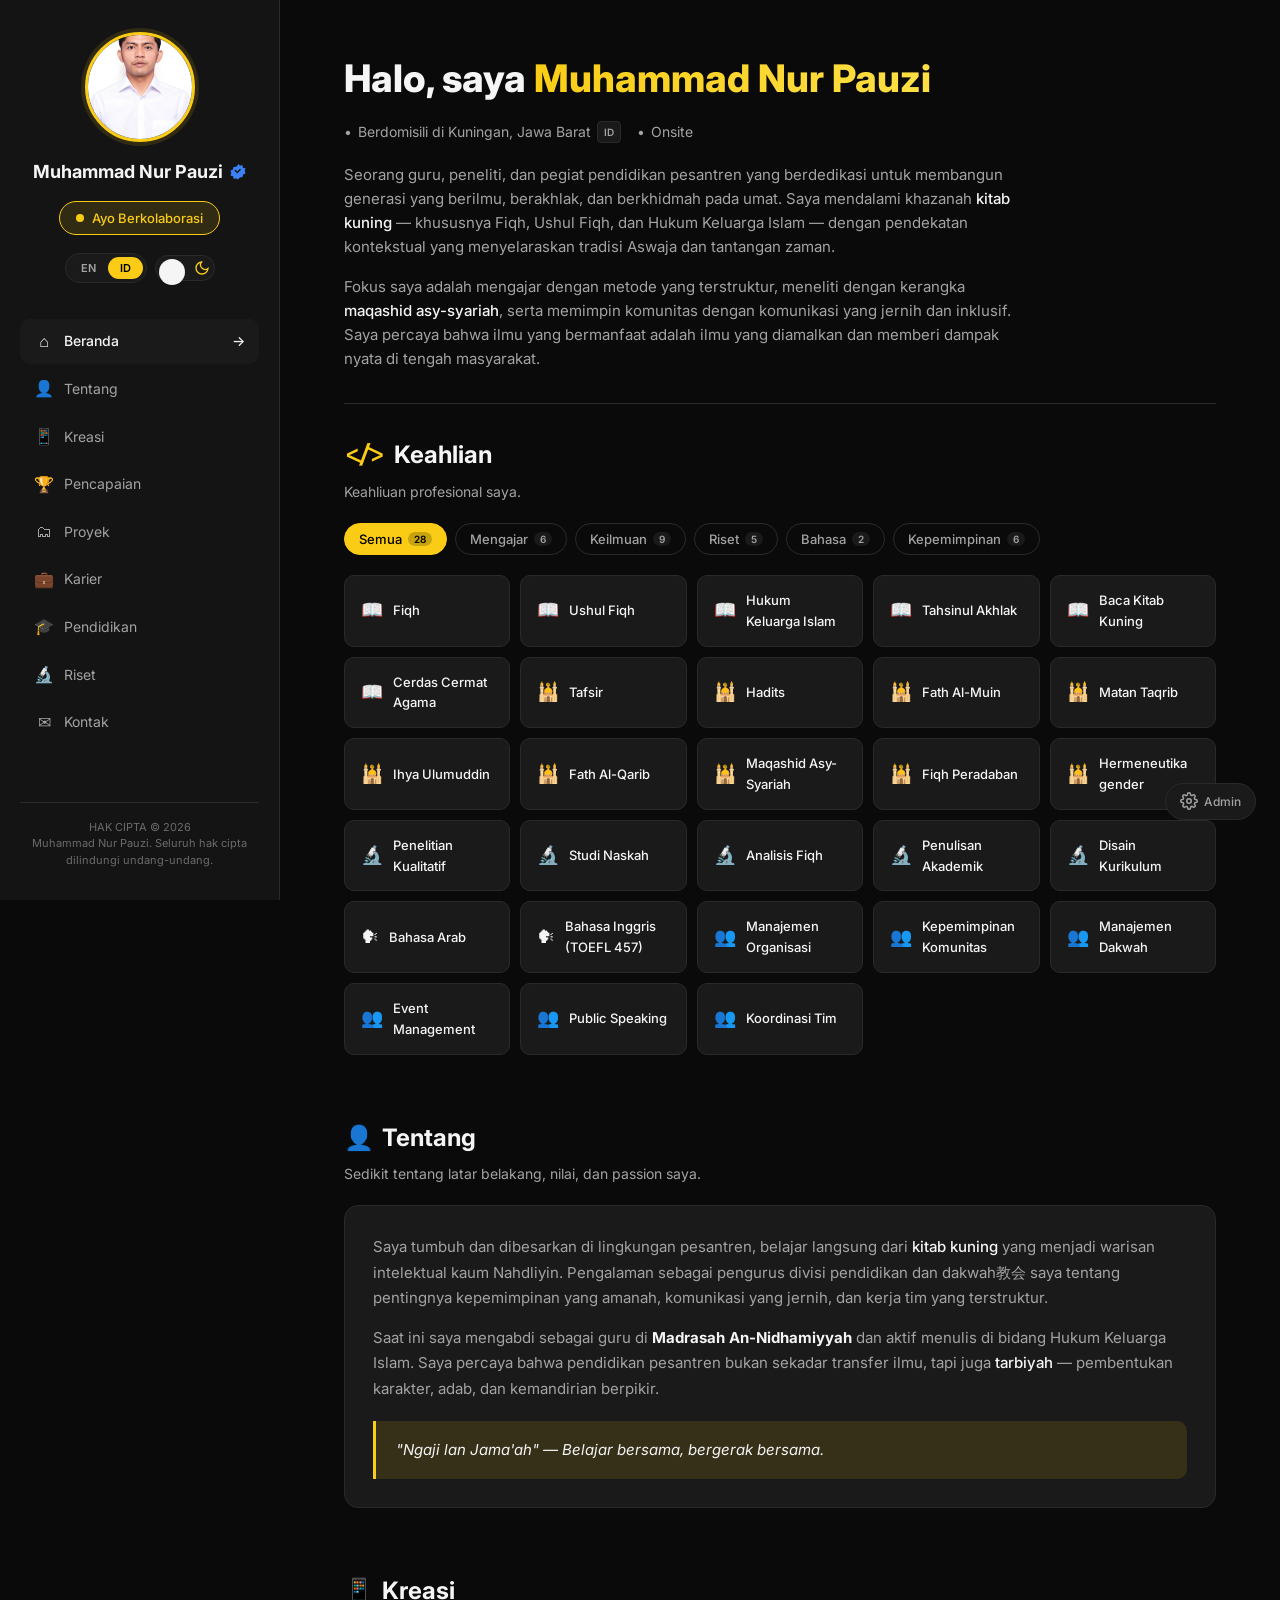
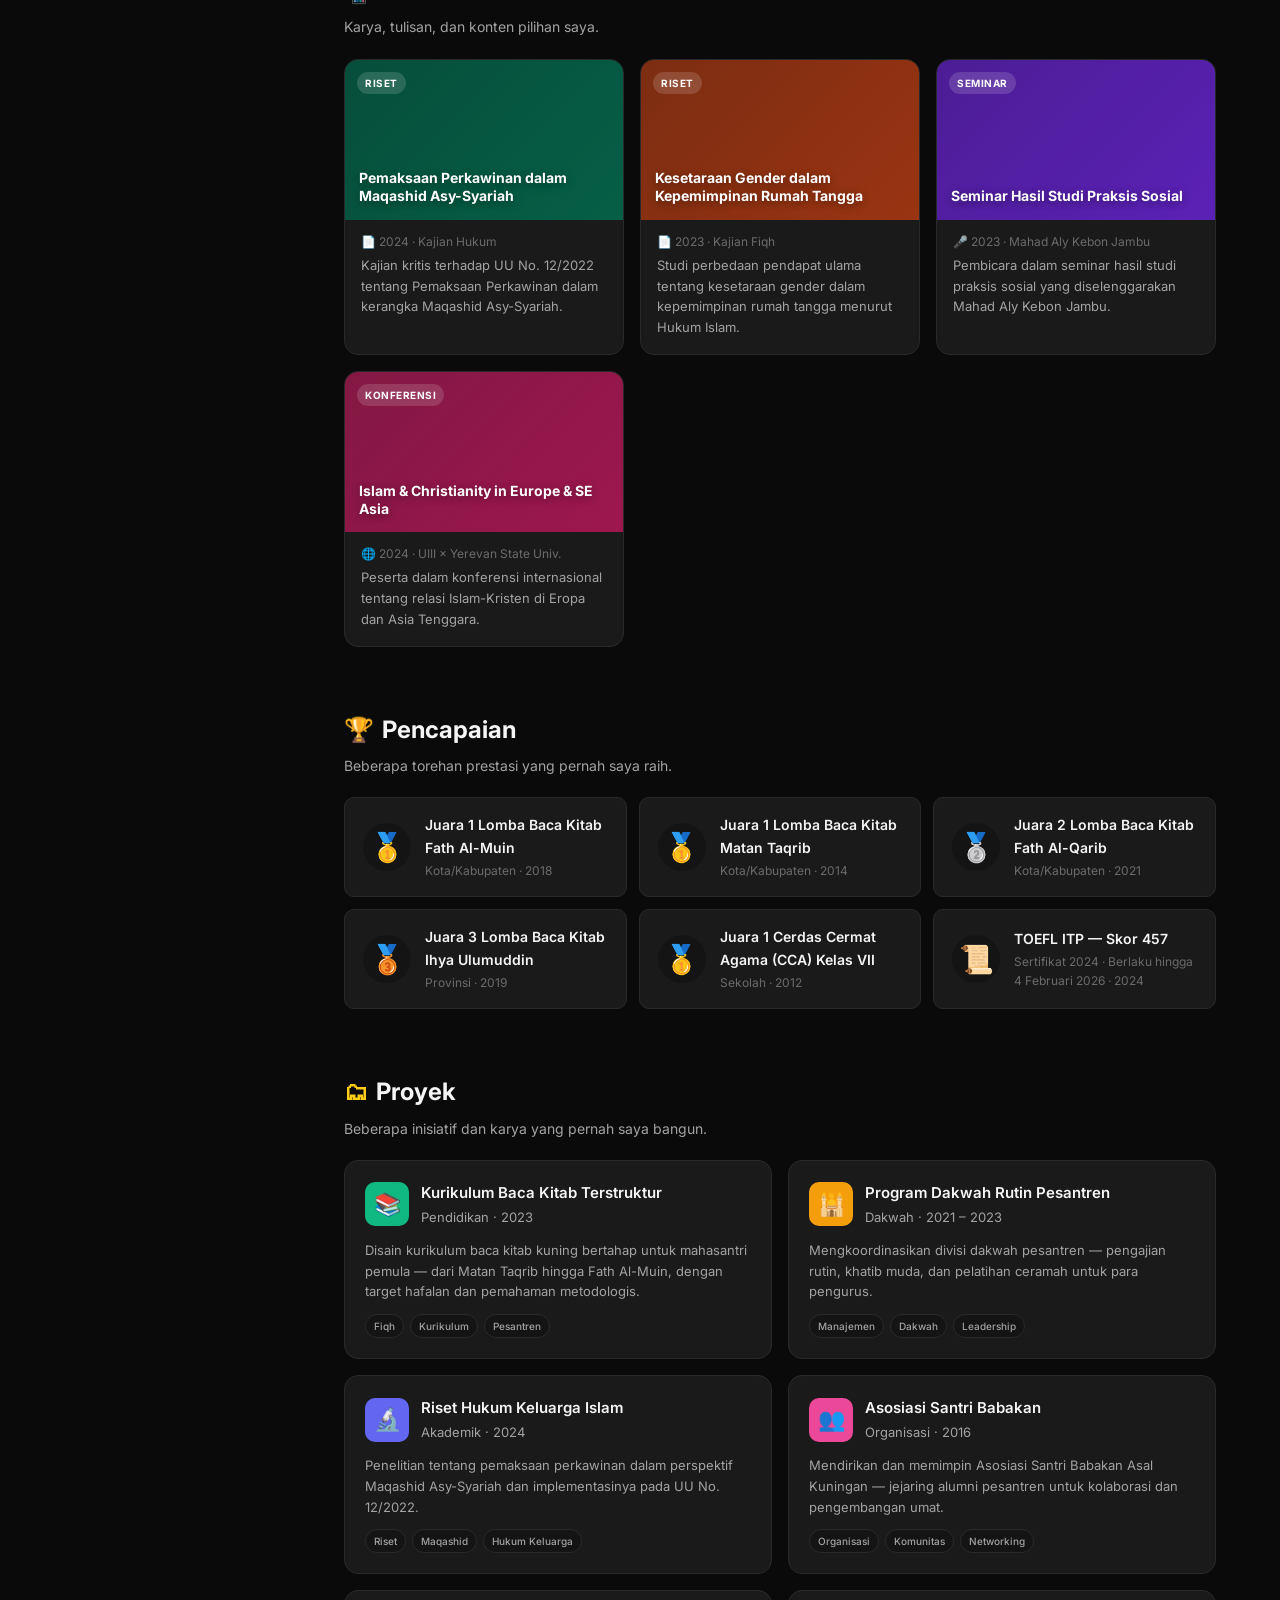
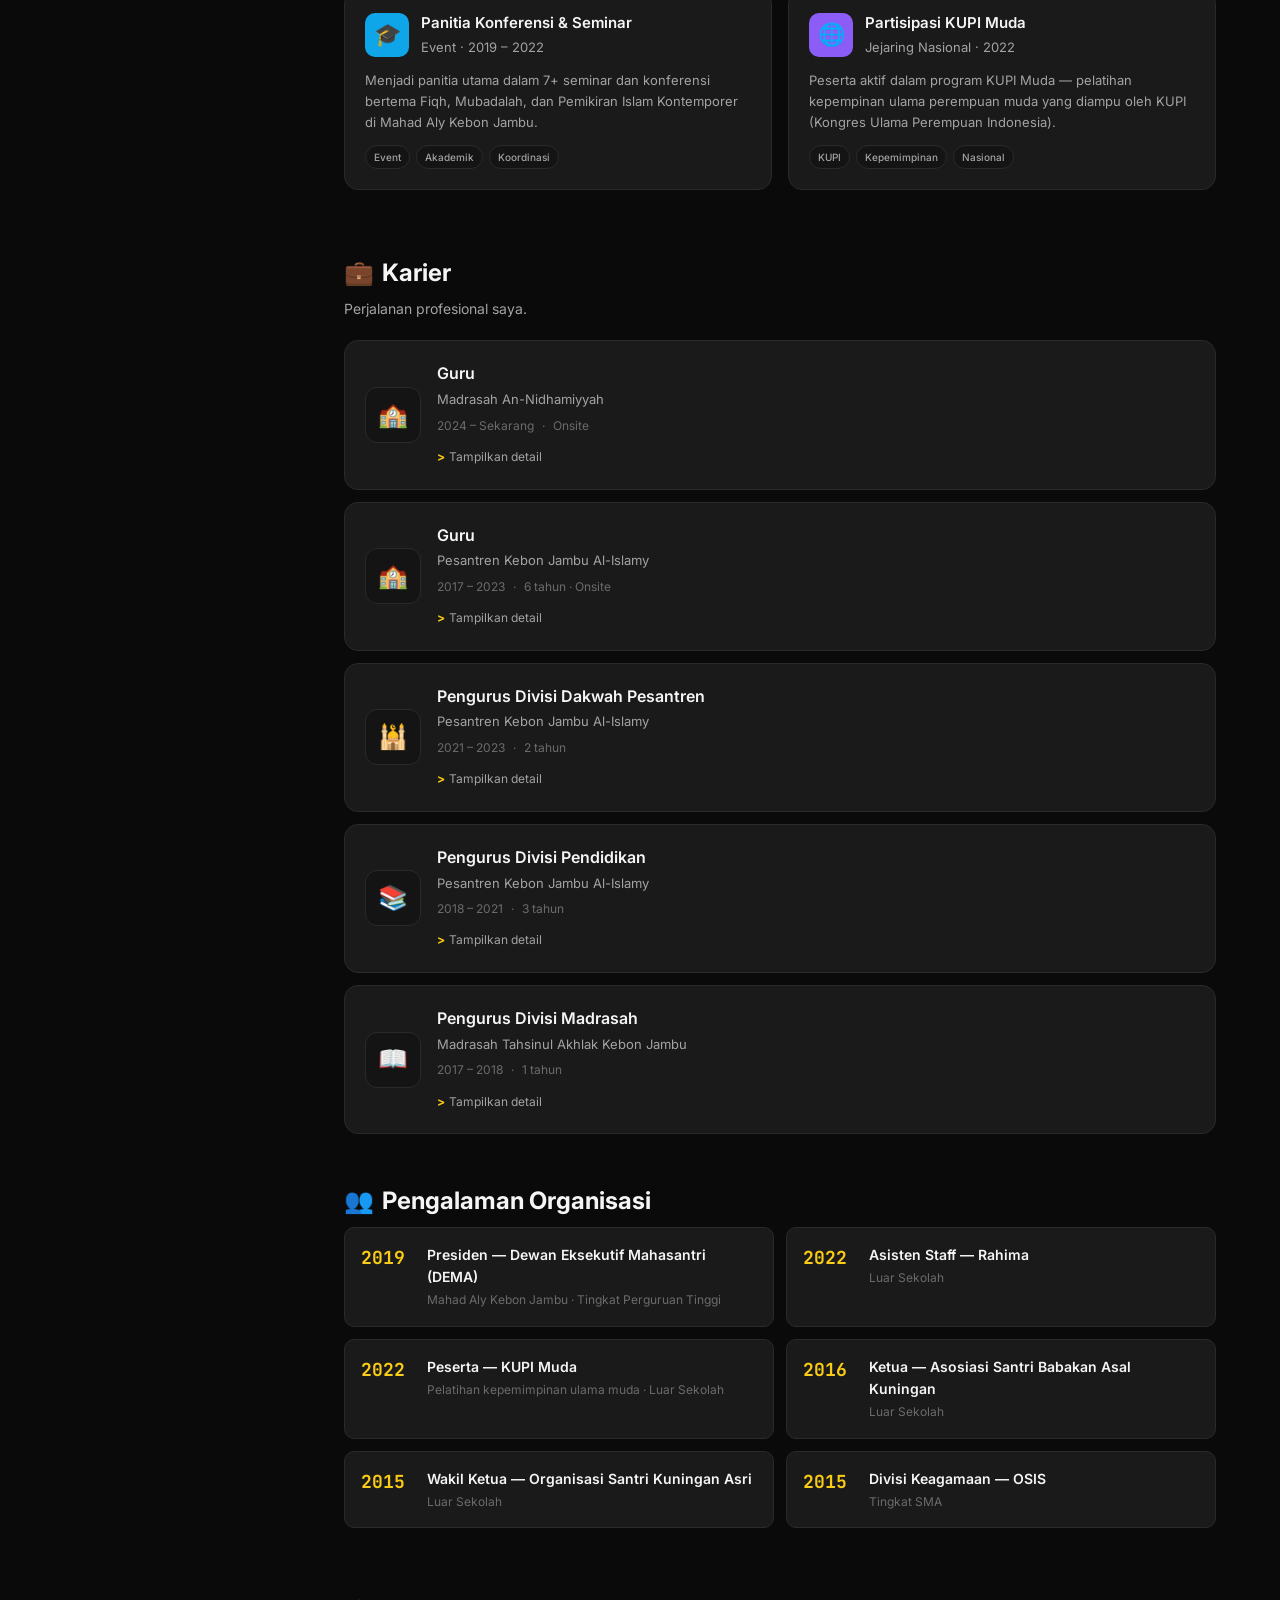
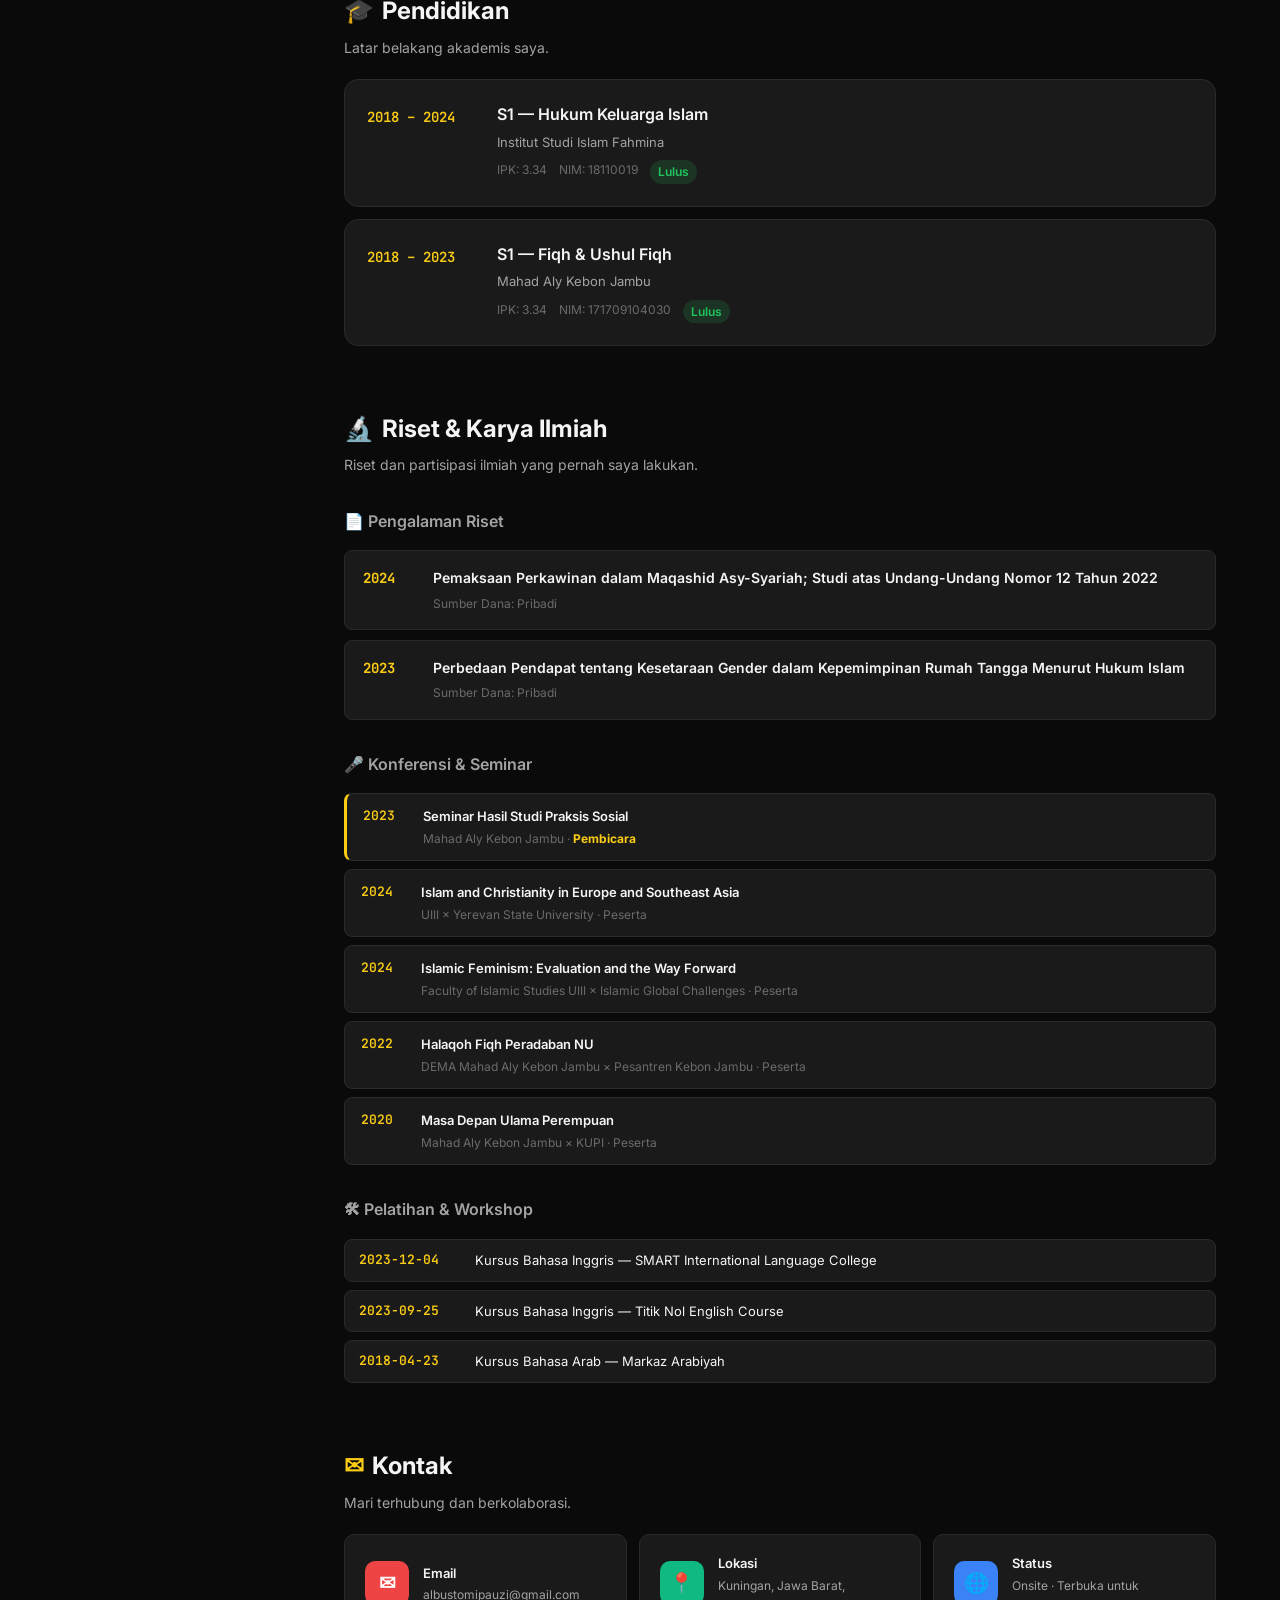
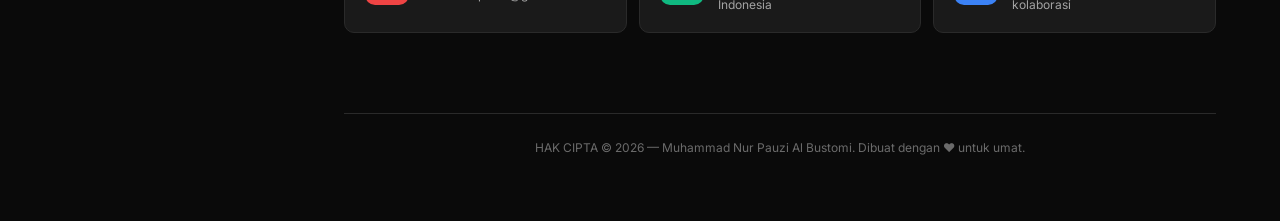
<file: index.html>
<!DOCTYPE html>
<html lang="id" data-theme="dark">
<head>
  <meta charset="UTF-8" />
  <meta name="viewport" content="width=device-width, initial-scale=1.0" />
  <title>Muhammad Nur Pauzi Al Bustomi — Guru &amp; Santri</title>
  <meta name="description" content="Portfolio Muhammad Nur Pauzi Al Bustomi — Guru, peneliti Hukum Keluarga Islam, dan aktivis pendidikan pesantren." />
  <link rel="icon" href="data:image/svg+xml,%3Csvg xmlns='http://www.w3.org/2000/svg' viewBox='0 0 100 100'%3E%3Ctext y='.9em' font-size='90'%3E%F0%9F%8C%BF%3C/text%3E%3C/svg%3E" />
  <link rel="preconnect" href="https://fonts.googleapis.com" />
  <link rel="preconnect" href="https://fonts.gstatic.com" crossorigin />
  <link href="https://fonts.googleapis.com/css2?family=Inter:wght@400;500;600;700;800&family=JetBrains+Mono:wght@400;500&display=swap" rel="stylesheet" />
  <link rel="stylesheet" href="styles.css" />
  <script>
    // Hydrate content from JSON files (Decap CMS source of truth)
    window.__DATA__ = {};
    async function loadJSON(path) {
      const res = await fetch(path);
      return res.json();
    }
    async function hydrate() {
      const [profile, skills, achievements, projects, career, education, research] = await Promise.all([
        loadJSON('data/profile.json'),
        loadJSON('data/skills.json'),
        loadJSON('data/achievements.json'),
        loadJSON('data/projects.json'),
        loadJSON('data/career.json'),
        loadJSON('data/education.json'),
        loadJSON('data/research.json')
      ]);
      window.__DATA__ = { profile, skills, achievements, projects, career, education, research };
      document.dispatchEvent(new Event('data-ready'));
    }
    hydrate();
  </script>
</head>
<body>
  <!-- ============ SIDEBAR ============ -->
  <aside class="sidebar" id="sidebar">
    <div class="profile">
      <div class="avatar">
        <img src="assets/images/profile.jpg" alt="Muhammad Nur Pauzi Al Bustomi" />
      </div>
      <h1 class="profile-name">
        Muhammad Nur Pauzi
        <svg class="verified" viewBox="0 0 24 24" fill="currentColor" aria-label="Verified">
          <path d="M12 1l2.39 2.39L18 3l.61 3.61L22 7l-1 3.39L22 14l-3 1-1 3.61-3.61.61L12 22l-2.39-1.39L6 21l-.61-3.61L2 17l1-3.39L2 10l3-1L6 5.39 9.61 5 12 2.61 12 1zm-1 13l5-5-1.41-1.41L11 11.17l-2.59-2.58L7 10l4 4z"/>
        </svg>
      </h1>
      <button class="cta-collab">
        <span class="dot"></span> Ayo Berkolaborasi
      </button>

      <div class="controls">
        <div class="lang-toggle" role="tablist" aria-label="Language">
          <button class="lang-btn" data-lang="en">EN</button>
          <button class="lang-btn active" data-lang="id">ID</button>
        </div>
        <button class="theme-toggle" id="themeToggle" aria-label="Toggle theme">
          <svg class="icon-sun" viewBox="0 0 24 24" fill="none" stroke="currentColor" stroke-width="2"><circle cx="12" cy="12" r="4"/><path d="M12 2v2M12 20v2M4.93 4.93l1.41 1.41M17.66 17.66l1.41 1.41M2 12h2M20 12h2M4.93 19.07l1.41-1.41M17.66 6.34l1.41-1.41"/></svg>
          <svg class="icon-moon" viewBox="0 0 24 24" fill="none" stroke="currentColor" stroke-width="2"><path d="M21 12.79A9 9 0 1 1 11.21 3 7 7 0 0 0 21 12.79z"/></svg>
        </button>
        <button class="menu-toggle" id="menuToggle" aria-label="Toggle menu">
          <svg viewBox="0 0 24 24" fill="none" stroke="currentColor" stroke-width="2"><rect x="3" y="4" width="18" height="16" rx="2"/><path d="M3 10h18"/></svg>
        </button>
      </div>
    </div>

    <nav class="nav">
      <a href="#beranda" class="nav-item active"><span class="nav-icon">⌂</span> Beranda <span class="nav-arrow">→</span></a>
      <a href="#tentang" class="nav-item"><span class="nav-icon">👤</span> Tentang</a>
      <a href="#kreasi" class="nav-item"><span class="nav-icon">📱</span> Kreasi</a>
      <a href="#pencapaian" class="nav-item"><span class="nav-icon">🏆</span> Pencapaian</a>
      <a href="#proyek" class="nav-item"><span class="nav-icon">🗂</span> Proyek</a>
      <a href="#karier" class="nav-item"><span class="nav-icon">💼</span> Karier</a>
      <a href="#pendidikan" class="nav-item"><span class="nav-icon">🎓</span> Pendidikan</a>
      <a href="#riset" class="nav-item"><span class="nav-icon">🔬</span> Riset</a>
      <a href="#kontak" class="nav-item"><span class="nav-icon">✉</span> Kontak</a>
    </nav>

    <div class="sidebar-footer">
      <div class="copyright">HAK CIPTA © 2026<br/>Muhammad Nur Pauzi. Seluruh hak cipta dilindungi undang-undang.</div>
    </div>
  </aside>

  <!-- ============ MAIN ============ -->
  <main class="main">
    <!-- HERO -->
    <section id="beranda" class="hero">
      <h2 class="hero-title">Halo, saya <span class="hl">Muhammad Nur Pauzi</span></h2>
      <ul class="hero-meta">
        <li><span class="dot">•</span> Berdomisili di Kuningan, Jawa Barat <span class="flag">ID</span></li>
        <li><span class="dot">•</span> Onsite</li>
      </ul>

      <p class="hero-text">
        Seorang guru, peneliti, dan pegiat pendidikan pesantren yang berdedikasi untuk membangun generasi
        yang berilmu, berakhlak, dan berkhidmah pada umat. Saya mendalami khazanah <em>kitab kuning</em>
        — khususnya Fiqh, Ushul Fiqh, dan Hukum Keluarga Islam — dengan pendekatan kontekstual
        yang menyelaraskan tradisi Aswaja dan tantangan zaman.
      </p>
      <p class="hero-text">
        Fokus saya adalah mengajar dengan metode yang terstruktur, meneliti dengan kerangka
        <em>maqashid asy-syariah</em>, serta memimpin komunitas dengan komunikasi yang jernih dan
        inklusif. Saya percaya bahwa ilmu yang bermanfaat adalah ilmu yang diamalkan dan
        memberi dampak nyata di tengah masyarakat.
      </p>

      <hr class="divider" />

      <!-- KEKHUSUSAN / SKILLS -->
      <h3 class="section-title"><span class="section-icon">&lt;/&gt;</span> Keahlian</h3>
      <p class="section-sub">Keahliuan profesional saya.</p>
      <div class="filter-bar" id="skillFilters">
        <button class="chip active" data-filter="all">Semua <span class="count">28</span></button>
        <button class="chip" data-filter="mengajar">Mengajar <span class="count">6</span></button>
        <button class="chip" data-filter="keilmuan">Keilmuan <span class="count">9</span></button>
        <button class="chip" data-filter="riset">Riset <span class="count">5</span></button>
        <button class="chip" data-filter="bahasa">Bahasa <span class="count">2</span></button>
        <button class="chip" data-filter="kepemimpinan">Kepemimpinan <span class="count">6</span></button>
      </div>

      <div class="skills-grid" id="skillsGrid">
        <!-- MENG AJAR -->
        <div class="skill-card" data-cat="mengajar"><span class="skill-icon">📖</span><span>Fiqh</span></div>
        <div class="skill-card" data-cat="mengajar"><span class="skill-icon">📖</span><span>Ushul Fiqh</span></div>
        <div class="skill-card" data-cat="mengajar"><span class="skill-icon">📖</span><span>Hukum Keluarga Islam</span></div>
        <div class="skill-card" data-cat="mengajar"><span class="skill-icon">📖</span><span>Tahsinul Akhlak</span></div>
        <div class="skill-card" data-cat="mengajar"><span class="skill-icon">📖</span><span>Baca Kitab Kuning</span></div>
        <div class="skill-card" data-cat="mengajar"><span class="skill-icon">📖</span><span>Cerdas Cermat Agama</span></div>

        <!-- KEILMUAN -->
        <div class="skill-card" data-cat="keilmuan"><span class="skill-icon">🕌</span><span>Tafsir</span></div>
        <div class="skill-card" data-cat="keilmuan"><span class="skill-icon">🕌</span><span>Hadits</span></div>
        <div class="skill-card" data-cat="keilmuan"><span class="skill-icon">🕌</span><span>Fath Al-Muin</span></div>
        <div class="skill-card" data-cat="keilmuan"><span class="skill-icon">🕌</span><span>Matan Taqrib</span></div>
        <div class="skill-card" data-cat="keilmuan"><span class="skill-icon">🕌</span><span>Ihya Ulumuddin</span></div>
        <div class="skill-card" data-cat="keilmuan"><span class="skill-icon">🕌</span><span>Fath Al-Qarib</span></div>
        <div class="skill-card" data-cat="keilmuan"><span class="skill-icon">🕌</span><span>Maqashid Asy-Syariah</span></div>
        <div class="skill-card" data-cat="keilmuan"><span class="skill-icon">🕌</span><span>Fiqh Peradaban</span></div>
        <div class="skill-card" data-cat="keilmuan"><span class="skill-icon">🕌</span><span>Hermeneutika gender</span></div>

        <!-- RISET -->
        <div class="skill-card" data-cat="riset"><span class="skill-icon">🔬</span><span>Penelitian Kualitatif</span></div>
        <div class="skill-card" data-cat="riset"><span class="skill-icon">🔬</span><span>Studi Naskah</span></div>
        <div class="skill-card" data-cat="riset"><span class="skill-icon">🔬</span><span>Analisis Fiqh</span></div>
        <div class="skill-card" data-cat="riset"><span class="skill-icon">🔬</span><span>Penulisan Akademik</span></div>
        <div class="skill-card" data-cat="riset"><span class="skill-icon">🔬</span><span>Disain Kurikulum</span></div>

        <!-- BAHASA -->
        <div class="skill-card" data-cat="bahasa"><span class="skill-icon">🗣</span><span>Bahasa Arab</span></div>
        <div class="skill-card" data-cat="bahasa"><span class="skill-icon">🗣</span><span>Bahasa Inggris (TOEFL 457)</span></div>

        <!-- KEPEMIMPINAN -->
        <div class="skill-card" data-cat="kepemimpinan"><span class="skill-icon">👥</span><span>Manajemen Organisasi</span></div>
        <div class="skill-card" data-cat="kepemimpinan"><span class="skill-icon">👥</span><span>Kepemimpinan Komunitas</span></div>
        <div class="skill-card" data-cat="kepemimpinan"><span class="skill-icon">👥</span><span>Manajemen Dakwah</span></div>
        <div class="skill-card" data-cat="kepemimpinan"><span class="skill-icon">👥</span><span>Event Management</span></div>
        <div class="skill-card" data-cat="kepemimpinan"><span class="skill-icon">👥</span><span>Public Speaking</span></div>
        <div class="skill-card" data-cat="kepemimpinan"><span class="skill-icon">👥</span><span>Koordinasi Tim</span></div>
      </div>
    </section>

    <!-- TENTANG -->
    <section id="tentang" class="section">
      <h3 class="section-title"><span class="section-icon">👤</span> Tentang</h3>
      <p class="section-sub">Sedikit tentang latar belakang, nilai, dan passion saya.</p>
      <div class="about-card">
        <p>
          Saya tumbuh dan dibesarkan di lingkungan pesantren, belajar langsung dari
          <em>kitab kuning</em> yang menjadi warisan intelektual kaum Nahdliyin. Pengalaman
          sebagai pengurus divisi pendidikan dan dakwah教会 saya tentang pentingnya
          kepemimpinan yang amanah, komunikasi yang jernih, dan kerja tim yang terstruktur.
        </p>
        <p>
          Saat ini saya mengabdi sebagai guru di <strong>Madrasah An-Nidhamiyyah</strong> dan
          aktif menulis di bidang Hukum Keluarga Islam. Saya percaya bahwa pendidikan
          pesantren bukan sekadar transfer ilmu, tapi juga <em>tarbiyah</em> — pembentukan
          karakter, adab, dan kemandirian berpikir.
        </p>
        <blockquote class="quote">
          "Ngaji lan Jama'ah" — Belajar bersama, bergerak bersama.
        </blockquote>
      </div>
    </section>

    <!-- KREASI / KONTEN -->
    <section id="kreasi" class="section">
      <h3 class="section-title"><span class="section-icon">📱</span> Kreasi</h3>
      <p class="section-sub">Karya, tulisan, dan konten pilihan saya.</p>
      <div class="creations">
        <article class="creation-card">
          <div class="creation-cover cover-1">
            <span class="creation-badge">Riset</span>
            <span class="creation-title-overlay">Pemaksaan Perkawinan dalam Maqashid Asy-Syariah</span>
          </div>
          <div class="creation-meta">
            <span>📄 2024 · Kajian Hukum</span>
          </div>
          <p class="creation-desc">Kajian kritis terhadap UU No. 12/2022 tentang Pemaksaan Perkawinan dalam kerangka Maqashid Asy-Syariah.</p>
        </article>
        <article class="creation-card">
          <div class="creation-cover cover-2">
            <span class="creation-badge">Riset</span>
            <span class="creation-title-overlay">Kesetaraan Gender dalam Kepemimpinan Rumah Tangga</span>
          </div>
          <div class="creation-meta">
            <span>📄 2023 · Kajian Fiqh</span>
          </div>
          <p class="creation-desc">Studi perbedaan pendapat ulama tentang kesetaraan gender dalam kepemimpinan rumah tangga menurut Hukum Islam.</p>
        </article>
        <article class="creation-card">
          <div class="creation-cover cover-3">
            <span class="creation-badge">Seminar</span>
            <span class="creation-title-overlay">Seminar Hasil Studi Praksis Sosial</span>
          </div>
          <div class="creation-meta">
            <span>🎤 2023 · Mahad Aly Kebon Jambu</span>
          </div>
          <p class="creation-desc">Pembicara dalam seminar hasil studi praksis sosial yang diselenggarakan Mahad Aly Kebon Jambu.</p>
        </article>
        <article class="creation-card">
          <div class="creation-cover cover-4">
            <span class="creation-badge">Konferensi</span>
            <span class="creation-title-overlay">Islam & Christianity in Europe & SE Asia</span>
          </div>
          <div class="creation-meta">
            <span>🌐 2024 · UIII × Yerevan State Univ.</span>
          </div>
          <p class="creation-desc">Peserta dalam konferensi internasional tentang relasi Islam-Kristen di Eropa dan Asia Tenggara.</p>
        </article>
      </div>
    </section>

    <!-- PRESTASI / PENCAPAIAN -->
    <section id="pencapaian" class="section">
      <h3 class="section-title"><span class="section-icon">🏆</span> Pencapaian</h3>
      <p class="section-sub">Beberapa torehan prestasi yang pernah saya raih.</p>
      <div class="achievement-list">
        <div class="ach-item">
          <div class="ach-medal gold">🥇</div>
          <div class="ach-body">
            <h4>Juara 1 Lomba Baca Kitab Fath Al-Muin</h4>
            <p>Tingkat Kota/Kabupaten · 2018</p>
          </div>
        </div>
        <div class="ach-item">
          <div class="ach-medal gold">🥇</div>
          <div class="ach-body">
            <h4>Juara 1 Lomba Baca Kitab Matan Taqrib</h4>
            <p>Tingkat Kota/Kabupaten · 2014</p>
          </div>
        </div>
        <div class="ach-item">
          <div class="ach-medal silver">🥈</div>
          <div class="ach-body">
            <h4>Juara 2 Lomba Baca Kitab Fath Al-Qarib</h4>
            <p>Tingkat Kota/Kabupaten · 2021</p>
          </div>
        </div>
        <div class="ach-item">
          <div class="ach-medal bronze">🥉</div>
          <div class="ach-body">
            <h4>Juara 3 Lomba Baca Kitab Ihya Ulumuddin</h4>
            <p>Tingkat Provinsi · 2019</p>
          </div>
        </div>
        <div class="ach-item">
          <div class="ach-medal gold">🥇</div>
          <div class="ach-body">
            <h4>Juara 1 Cerdas Cermat Agama (CCA) Kelas VII</h4>
            <p>Tingkat Sekolah · 2012</p>
          </div>
        </div>
        <div class="ach-item">
          <div class="ach-medal cert">📜</div>
          <div class="ach-body">
            <h4>TOEFL ITP — Skor 457</h4>
            <p>Sertifikat 2024 · Berlaku hingga 4 Februari 2026</p>
          </div>
        </div>
      </div>
    </section>

    <!-- PROYEK -->
    <section id="proyek" class="section">
      <h3 class="section-title"><span class="section-icon">🗂</span> Proyek</h3>
      <p class="section-sub">Beberapa inisiatif dan karya yang pernah saya bangun.</p>
      <div class="projects-grid">
        <article class="project-card">
          <div class="project-head">
            <div class="project-icon" style="--c:#10b981">📚</div>
            <div>
              <h4>Kurikulum Baca Kitab Terstruktur</h4>
              <p class="project-tag">Pendidikan · 2023</p>
            </div>
          </div>
          <p>Disain kurikulum baca kitab kuning bertahap untuk mahasantri pemula — dari Matan Taqrib hingga Fath Al-Muin, dengan target hafalan dan pemahaman metodologis.</p>
          <div class="project-tags">
            <span>Fiqh</span><span>Kurikulum</span><span>Pesantren</span>
          </div>
        </article>

        <article class="project-card">
          <div class="project-head">
            <div class="project-icon" style="--c:#f59e0b">🕌</div>
            <div>
              <h4>Program Dakwah Rutin Pesantren</h4>
              <p class="project-tag">Dakwah · 2021 – 2023</p>
            </div>
          </div>
          <p>Mengkoordinasikan divisi dakwah pesantren — pengajian rutin, khatib muda, dan pelatihan ceramah untuk para pengurus.</p>
          <div class="project-tags">
            <span>Manajemen</span><span>Dakwah</span><span>Leadership</span>
          </div>
        </article>

        <article class="project-card">
          <div class="project-head">
            <div class="project-icon" style="--c:#6366f1">🔬</div>
            <div>
              <h4>Riset Hukum Keluarga Islam</h4>
              <p class="project-tag">Akademik · 2024</p>
            </div>
          </div>
          <p>Penelitian tentang pemaksaan perkawinan dalam perspektif Maqashid Asy-Syariah dan implementasinya pada UU No. 12/2022.</p>
          <div class="project-tags">
            <span>Riset</span><span>Maqashid</span><span>Hukum Keluarga</span>
          </div>
        </article>

        <article class="project-card">
          <div class="project-head">
            <div class="project-icon" style="--c:#ec4899">👥</div>
            <div>
              <h4>Asosiasi Santri Babakan</h4>
              <p class="project-tag">Organisasi · 2016</p>
            </div>
          </div>
          <p>Mendirikan dan memimpin Asosiasi Santri Babakan Asal Kuningan — jejaring alumni pesantren untuk kolaborasi dan pengembangan umat.</p>
          <div class="project-tags">
            <span>Organisasi</span><span>Komunitas</span><span>Networking</span>
          </div>
        </article>

        <article class="project-card">
          <div class="project-head">
            <div class="project-icon" style="--c:#0ea5e9">🎓</div>
            <div>
              <h4>Panitia Konferensi &amp; Seminar</h4>
              <p class="project-tag">Event · 2019 – 2022</p>
            </div>
          </div>
          <p>Menjadi panitia utama dalam 7+ seminar dan konferensi bertema Fiqh, Mubadalah, dan Pemikiran Islam Kontemporer di Mahad Aly Kebon Jambu.</p>
          <div class="project-tags">
            <span>Event</span><span>Akademik</span><span>Koordinasi</span>
          </div>
        </article>

        <article class="project-card">
          <div class="project-head">
            <div class="project-icon" style="--c:#8b5cf6">🌐</div>
            <div>
              <h4>Partisipasi KUPI Muda</h4>
              <p class="project-tag">Jejaring Nasional · 2022</p>
            </div>
          </div>
          <p>Peserta aktif dalam program KUPI Muda — pelatihan kepempinan ulama perempuan muda yang diampu oleh KUPI (Kongres Ulama Perempuan Indonesia).</p>
          <div class="project-tags">
            <span>KUPI</span><span>Kepemimpinan</span><span>Nasional</span>
          </div>
        </article>
      </div>
    </section>

    <!-- KARIER -->
    <section id="karier" class="section">
      <h3 class="section-title"><span class="section-icon">💼</span> Karier</h3>
      <p class="section-sub">Perjalanan profesional saya.</p>

      <div class="career-list">
        <article class="career-card">
          <div class="career-logo">🏫</div>
          <div class="career-body">
            <h4>Guru</h4>
            <p class="career-org">Madrasah An-Nidhamiyyah</p>
            <ul class="career-meta">
              <li>2024 – Sekarang</li>
              <li>·</li>
              <li>Onsite</li>
            </ul>
            <button class="career-toggle">Tampilkan detail</button>
          </div>
        </article>

        <article class="career-card">
          <div class="career-logo">🏫</div>
          <div class="career-body">
            <h4>Guru</h4>
            <p class="career-org">Pesantren Kebon Jambu Al-Islamy</p>
            <ul class="career-meta">
              <li>2017 – 2023</li>
              <li>·</li>
              <li>6 tahun</li>
              <li>·</li>
              <li>Onsite</li>
            </ul>
            <button class="career-toggle">Tampilkan detail</button>
          </div>
        </article>

        <article class="career-card">
          <div class="career-logo">🕌</div>
          <div class="career-body">
            <h4>Pengurus Divisi Dakwah Pesantren</h4>
            <p class="career-org">Pesantren Kebon Jambu Al-Islamy</p>
            <ul class="career-meta">
              <li>2021 – 2023</li>
              <li>·</li>
              <li>2 tahun</li>
            </ul>
            <button class="career-toggle">Tampilkan detail</button>
          </div>
        </article>

        <article class="career-card">
          <div class="career-logo">📚</div>
          <div class="career-body">
            <h4>Pengurus Divisi Pendidikan</h4>
            <p class="career-org">Pesantren Kebon Jambu Al-Islamy</p>
            <ul class="career-meta">
              <li>2018 – 2021</li>
              <li>·</li>
              <li>3 tahun</li>
            </ul>
            <button class="career-toggle">Tampilkan detail</button>
          </div>
        </article>

        <article class="career-card">
          <div class="career-logo">📖</div>
          <div class="career-body">
            <h4>Pengurus Divisi Madrasah</h4>
            <p class="career-org">Madrasah Tahsinul Akhlak Kebon Jambu</p>
            <ul class="career-meta">
              <li>2017 – 2018</li>
              <li>·</li>
              <li>1 tahun</li>
            </ul>
            <button class="career-toggle">Tampilkan detail</button>
          </div>
        </article>
      </div>

      <h3 class="section-title sub-section"><span class="section-icon">👥</span> Pengalaman Organisasi</h3>
      <div class="org-list">
        <div class="org-item">
          <div class="org-year">2019</div>
          <div class="org-body">
            <h4>Presiden — Dewan Eksekutif Mahasantri (DEMA)</h4>
            <p>Mahad Aly Kebon Jambu · Tingkat Perguruan Tinggi</p>
          </div>
        </div>
        <div class="org-item">
          <div class="org-year">2022</div>
          <div class="org-body">
            <h4>Asisten Staff — Rahima</h4>
            <p>Luar Sekolah</p>
          </div>
        </div>
        <div class="org-item">
          <div class="org-year">2022</div>
          <div class="org-body">
            <h4>Peserta — KUPI Muda</h4>
            <p>Pelatihan kepemimpinan ulama muda · Luar Sekolah</p>
          </div>
        </div>
        <div class="org-item">
          <div class="org-year">2016</div>
          <div class="org-body">
            <h4>Ketua — Asosiasi Santri Babakan Asal Kuningan</h4>
            <p>Luar Sekolah</p>
          </div>
        </div>
        <div class="org-item">
          <div class="org-year">2015</div>
          <div class="org-body">
            <h4>Wakil Ketua — Organisasi Santri Kuningan Asri</h4>
            <p>Luar Sekolah</p>
          </div>
        </div>
        <div class="org-item">
          <div class="org-year">2015</div>
          <div class="org-body">
            <h4>Divisi Keagamaan — OSIS</h4>
            <p>Tingkat SMA</p>
          </div>
        </div>
      </div>
    </section>

    <!-- PENDIDIKAN -->
    <section id="pendidikan" class="section">
      <h3 class="section-title"><span class="section-icon">🎓</span> Pendidikan</h3>
      <p class="section-sub">Latar belakang akademis saya.</p>
      <div class="edu-list">
        <article class="edu-card">
          <div class="edu-year">2018 – 2024</div>
          <div class="edu-body">
            <h4>S1 — Hukum Keluarga Islam</h4>
            <p>Institut Studi Islam Fahmina</p>
            <ul class="edu-meta">
              <li>IPK: 3.34</li>
              <li>NIM: 18110019</li>
              <li class="status lulus">Lulus</li>
            </ul>
          </div>
        </article>
        <article class="edu-card">
          <div class="edu-year">2018 – 2023</div>
          <div class="edu-body">
            <h4>S1 — Fiqh &amp; Ushul Fiqh</h4>
            <p>Mahad Aly Kebon Jambu</p>
            <ul class="edu-meta">
              <li>IPK: 3.34</li>
              <li>NIM: 171709104030</li>
              <li class="status lulus">Lulus</li>
            </ul>
          </div>
        </article>
      </div>
    </section>

    <!-- RISET & KARYA ILMIAH -->
    <section id="riset" class="section">
      <h3 class="section-title"><span class="section-icon">🔬</span> Riset &amp; Karya Ilmiah</h3>
      <p class="section-sub">Riset dan partisipasi ilmiah yang pernah saya lakukan.</p>

      <h4 class="sub-head">📄 Pengalaman Riset</h4>
      <div class="research-list">
        <div class="research-item">
          <div class="research-year">2024</div>
          <div class="research-body">
            <h4>Pemaksaan Perkawinan dalam Maqashid Asy-Syariah; Studi atas Undang-Undang Nomor 12 Tahun 2022</h4>
            <p>Sumber Dana: Pribadi</p>
          </div>
        </div>
        <div class="research-item">
          <div class="research-year">2023</div>
          <div class="research-body">
            <h4>Perbedaan Pendapat tentang Kesetaraan Gender dalam Kepemimpinan Rumah Tangga Menurut Hukum Islam</h4>
            <p>Sumber Dana: Pribadi</p>
          </div>
        </div>
      </div>

      <h4 class="sub-head">🎤 Konferensi &amp; Seminar</h4>
      <div class="conf-list">
        <div class="conf-item speaker">
          <div class="conf-year">2023</div>
          <div class="conf-body">
            <h4>Seminar Hasil Studi Praksis Sosial</h4>
            <p>Mahad Aly Kebon Jambu · <strong>Pembicara</strong></p>
          </div>
        </div>
        <div class="conf-item">
          <div class="conf-year">2024</div>
          <div class="conf-body">
            <h4>Islam and Christianity in Europe and Southeast Asia</h4>
            <p>UIII × Yerevan State University · Peserta</p>
          </div>
        </div>
        <div class="conf-item">
          <div class="conf-year">2024</div>
          <div class="conf-body">
            <h4>Islamic Feminism: Evaluation and the Way Forward</h4>
            <p>Faculty of Islamic Studies UIII × Islamic Global Challenges · Peserta</p>
          </div>
        </div>
        <div class="conf-item">
          <div class="conf-year">2022</div>
          <div class="conf-body">
            <h4>Halaqoh Fiqh Peradaban NU</h4>
            <p>DEMA Mahad Aly Kebon Jambu × Pesantren Kebon Jambu · Peserta</p>
          </div>
        </div>
        <div class="conf-item">
          <div class="conf-year">2020</div>
          <div class="conf-body">
            <h4>Masa Depan Ulama Perempuan</h4>
            <p>Mahad Aly Kebon Jambu × KUPI · Peserta</p>
          </div>
        </div>
      </div>

      <h4 class="sub-head">🛠 Pelatihan &amp; Workshop</h4>
      <div class="training-list">
        <div class="training-item">
          <span>2023-12-04</span>
          <span>Kursus Bahasa Inggris — SMART International Language College</span>
        </div>
        <div class="training-item">
          <span>2023-09-25</span>
          <span>Kursus Bahasa Inggris — Titik Nol English Course</span>
        </div>
        <div class="training-item">
          <span>2018-04-23</span>
          <span>Kursus Bahasa Arab — Markaz Arabiyah</span>
        </div>
      </div>
    </section>

    <!-- KONTAK -->
    <section id="kontak" class="section">
      <h3 class="section-title"><span class="section-icon">✉</span> Kontak</h3>
      <p class="section-sub">Mari terhubung dan berkolaborasi.</p>
      <div class="contact-grid">
        <a class="contact-card" href="mailto:albustomipauzi@gmail.com">
          <div class="contact-icon" style="--c:#ef4444">✉</div>
          <div>
            <h4>Email</h4>
            <p>albustomipauzi@gmail.com</p>
          </div>
        </a>
        <div class="contact-card">
          <div class="contact-icon" style="--c:#10b981">📍</div>
          <div>
            <h4>Lokasi</h4>
            <p>Kuningan, Jawa Barat, Indonesia</p>
          </div>
        </div>
        <div class="contact-card">
          <div class="contact-icon" style="--c:#3b82f6">🌐</div>
          <div>
            <h4>Status</h4>
            <p>Onsite · Terbuka untuk kolaborasi</p>
          </div>
        </div>
      </div>
    </section>

    <footer class="footer">
      <p>HAK CIPTA © 2026 — Muhammad Nur Pauzi Al Bustomi. Dibuat dengan ❤ untuk umat.</p>
    </footer>
  </main>

  <button class="back-to-top" id="backToTop" aria-label="Back to top">↑</button>

  <a class="admin-link" href="admin/" target="_blank" rel="noopener" title="Buka Dashboard Admin">
    <svg viewBox="0 0 24 24" fill="none" stroke="currentColor" stroke-width="2" width="18" height="18"><path d="M12 15a3 3 0 100-6 3 3 0 000 6z"/><path d="M19.4 15a1.65 1.65 0 00.33 1.82l.06.06a2 2 0 01-2.83 2.83l-.06-.06a1.65 1.65 0 00-1.82-.33 1.65 1.65 0 00-1 1.51V21a2 2 0 01-4 0v-.09a1.65 1.65 0 00-1-1.51 1.65 1.65 0 00-1.82.33l-.06.06a2 2 0 01-2.83-2.83l.06-.06a1.65 1.65 0 00.33-1.82 1.65 1.65 0 00-1.51-1H3a2 2 0 010-4h.09a1.65 1.65 0 001.51-1 1.65 1.65 0 00-.33-1.82l-.06-.06a2 2 0 012.83-2.83l.06.06a1.65 1.65 0 001.82.33h.01a1.65 1.65 0 001-1.51V3a2 2 0 014 0v.09a1.65 1.65 0 001 1.51 1.65 1.65 0 001.82-.33l.06-.06a2 2 0 012.83 2.83l-.06.06a1.65 1.65 0 00-.33 1.82V9a1.65 1.65 0 001.51 1H21a2 2 0 010 4h-.09a1.65 1.65 0 00-1.51 1z"/></svg>
    <span>Admin</span>
  </a>

  <script src="script.js"></script>
</body>
</html>
</file>
<file: styles.css>
/* =========================================================
   PORTFOLIO — Muhammad Nur Pauzi Al Bustomi
   Style: Dark, sidebar-left, glassy cards, accent yellow
   ========================================================= */

* { box-sizing: border-box; margin: 0; padding: 0; }

:root {
  --bg: #0a0a0a;
  --bg-elev: #141414;
  --bg-card: #1a1a1a;
  --border: #2a2a2a;
  --text: #f5f5f5;
  --text-dim: #a3a3a3;
  --text-mute: #6b6b6b;
  --accent: #facc15;        /* yellow like Satria */
  --accent-soft: rgba(250, 204, 21, 0.12);
  --accent-strong: #eab308;
  --green: #22c55e;
  --sidebar-w: 280px;
  --radius: 14px;
  --shadow: 0 4px 30px rgba(0, 0, 0, 0.3);
  --transition: 200ms cubic-bezier(.2,.7,.3,1);
}

[data-theme="light"] {
  --bg: #fafafa;
  --bg-elev: #ffffff;
  --bg-card: #ffffff;
  --border: #e5e5e5;
  --text: #0a0a0a;
  --text-dim: #525252;
  --text-mute: #a3a3a3;
  --shadow: 0 4px 30px rgba(0, 0, 0, 0.06);
}

html, body {
  background: var(--bg);
  color: var(--text);
  font-family: 'Inter', -apple-system, BlinkMacSystemFont, sans-serif;
  line-height: 1.6;
  -webkit-font-smoothing: antialiased;
  scroll-behavior: smooth;
  transition: background var(--transition), color var(--transition);
}

a { color: inherit; text-decoration: none; }
button { font-family: inherit; cursor: pointer; border: none; background: none; color: inherit; }
ul { list-style: none; }

/* ============== SIDEBAR ============== */
.sidebar {
  position: fixed;
  top: 0; left: 0;
  width: var(--sidebar-w);
  height: 100vh;
  background: var(--bg-elev);
  border-right: 1px solid var(--border);
  padding: 32px 20px;
  display: flex;
  flex-direction: column;
  gap: 20px;
  overflow-y: auto;
  z-index: 100;
  transition: transform var(--transition), background var(--transition);
}

.sidebar::-webkit-scrollbar { width: 6px; }
.sidebar::-webkit-scrollbar-thumb { background: var(--border); border-radius: 3px; }

.profile { text-align: center; }
.avatar {
  width: 110px; height: 110px;
  border-radius: 50%;
  margin: 0 auto 16px;
  overflow: hidden;
  border: 3px solid var(--accent);
  box-shadow: 0 0 0 4px var(--accent-soft);
}
.avatar img { width: 100%; height: 100%; object-fit: cover; }

.profile-name {
  font-size: 18px;
  font-weight: 700;
  display: flex;
  align-items: center;
  justify-content: center;
  gap: 6px;
  margin-bottom: 14px;
}
.verified { width: 18px; height: 18px; color: #3b82f6; }

.cta-collab {
  display: inline-flex;
  align-items: center;
  gap: 8px;
  padding: 8px 16px;
  border-radius: 999px;
  background: var(--accent-soft);
  border: 1px solid var(--accent);
  color: var(--accent);
  font-size: 13px;
  font-weight: 500;
  margin-bottom: 18px;
  transition: all var(--transition);
}
.cta-collab:hover { background: var(--accent); color: #000; }
.cta-collab .dot {
  width: 8px; height: 8px; border-radius: 50%;
  background: var(--accent);
  animation: pulse 2s infinite;
}
@keyframes pulse {
  0%, 100% { opacity: 1; transform: scale(1); }
  50% { opacity: 0.5; transform: scale(0.8); }
}

.controls {
  display: flex;
  align-items: center;
  justify-content: center;
  gap: 8px;
  margin-bottom: 8px;
}
.lang-toggle {
  display: flex;
  background: var(--bg-card);
  border: 1px solid var(--border);
  border-radius: 999px;
  padding: 3px;
  position: relative;
}
.lang-btn {
  padding: 4px 12px;
  border-radius: 999px;
  font-size: 11px;
  font-weight: 600;
  color: var(--text-dim);
  transition: all var(--transition);
}
.lang-btn.active { background: var(--accent); color: #000; }

.theme-toggle {
  display: flex;
  background: var(--bg-card);
  border: 1px solid var(--border);
  border-radius: 999px;
  padding: 4px;
  width: 60px;
  position: relative;
  align-items: center;
  justify-content: space-between;
}
.theme-toggle svg { width: 16px; height: 16px; color: var(--text-dim); }
.theme-toggle::after {
  content: '';
  position: absolute;
  width: 26px; height: 26px;
  border-radius: 50%;
  background: var(--text);
  top: 3px; left: 3px;
  transition: transform var(--transition);
}
[data-theme="light"] .theme-toggle::after { transform: translateX(28px); }
[data-theme="light"] .icon-sun { color: #facc15; }
[data-theme="dark"] .icon-moon { color: var(--accent); }

.menu-toggle {
  display: none;
  background: var(--bg-card);
  border: 1px solid var(--border);
  border-radius: 50%;
  width: 36px; height: 36px;
  align-items: center;
  justify-content: center;
}
.menu-toggle svg { width: 18px; height: 18px; }

.nav { display: flex; flex-direction: column; gap: 2px; margin-top: 8px; }
.nav-item {
  display: flex;
  align-items: center;
  gap: 10px;
  padding: 10px 14px;
  border-radius: 10px;
  font-size: 14px;
  color: var(--text-dim);
  transition: all var(--transition);
}
.nav-item:hover { background: var(--bg-card); color: var(--text); }
.nav-item.active {
  background: var(--bg-card);
  color: var(--text);
  font-weight: 500;
}
.nav-item.active .nav-arrow { opacity: 1; transform: translateX(0); }
.nav-icon { font-size: 16px; width: 20px; text-align: center; }
.nav-arrow { margin-left: auto; opacity: 0; transform: translateX(-4px); transition: all var(--transition); }
.nav-item:hover .nav-arrow { opacity: 0.5; transform: translateX(0); }

.sidebar-footer { margin-top: auto; padding-top: 16px; border-top: 1px solid var(--border); }
.copyright { font-size: 11px; color: var(--text-mute); text-align: center; line-height: 1.5; }

/* ============== MAIN ============== */
.main {
  margin-left: var(--sidebar-w);
  padding: 48px 64px 64px;
  min-height: 100vh;
  max-width: 1100px;
}

.section { margin-top: 64px; scroll-margin-top: 24px; }

.section-title {
  font-size: 24px;
  font-weight: 700;
  display: flex;
  align-items: center;
  gap: 8px;
  margin-bottom: 6px;
}
.section-title.sub-section { margin-top: 48px; }
.section-icon { color: var(--accent); font-family: 'JetBrains Mono', monospace; }
.sub-head {
  font-size: 16px;
  font-weight: 600;
  margin: 32px 0 16px;
  color: var(--text-dim);
}
.section-sub { color: var(--text-dim); font-size: 14px; margin-bottom: 20px; }

.divider {
  border: none;
  border-top: 1px solid var(--border);
  margin: 32px 0;
}

/* ============== HERO ============== */
.hero-title { font-size: 38px; font-weight: 800; margin-bottom: 12px; }
.hero-title .hl { background: linear-gradient(120deg, var(--accent), #fde047); -webkit-background-clip: text; background-clip: text; color: transparent; }
.hero-meta {
  display: flex;
  flex-wrap: wrap;
  gap: 16px;
  color: var(--text-dim);
  font-size: 14px;
  margin-bottom: 20px;
}
.hero-meta li { display: flex; align-items: center; gap: 6px; }
.hero-meta .flag {
  display: inline-block;
  font-size: 10px;
  padding: 2px 6px;
  border-radius: 4px;
  background: var(--bg-card);
  color: var(--text-dim);
  border: 1px solid var(--border);
  font-weight: 600;
}
.hero-text {
  font-size: 15px;
  color: var(--text-dim);
  margin-bottom: 16px;
  max-width: 75ch;
}
.hero-text em { color: var(--text); font-style: normal; font-weight: 500; }

/* ============== SKILLS ============== */
.filter-bar {
  display: flex;
  flex-wrap: wrap;
  gap: 8px;
  margin: 20px 0;
}
.chip {
  display: inline-flex;
  align-items: center;
  gap: 6px;
  padding: 7px 14px;
  border-radius: 999px;
  background: transparent;
  border: 1px solid var(--border);
  color: var(--text-dim);
  font-size: 13px;
  font-weight: 500;
  transition: all var(--transition);
}
.chip:hover { color: var(--text); border-color: var(--text-dim); }
.chip.active { background: var(--accent); color: #000; border-color: var(--accent); }
.chip .count {
  display: inline-block;
  font-size: 10px;
  padding: 1px 6px;
  border-radius: 999px;
  background: rgba(0,0,0,0.2);
  font-weight: 600;
}
.chip:not(.active) .count { background: var(--bg-card); }

.skills-grid {
  display: grid;
  grid-template-columns: repeat(auto-fill, minmax(150px, 1fr));
  gap: 10px;
  margin-top: 16px;
}
.skill-card {
  display: flex;
  align-items: center;
  gap: 10px;
  padding: 14px 16px;
  background: var(--bg-card);
  border: 1px solid var(--border);
  border-radius: 10px;
  font-size: 13px;
  font-weight: 500;
  transition: all var(--transition);
}
.skill-card:hover {
  border-color: var(--accent);
  transform: translateY(-2px);
  box-shadow: var(--shadow);
}
.skill-icon { font-size: 18px; }
.skill-card.hidden { display: none; }

/* ============== ABOUT ============== */
.about-card {
  background: var(--bg-card);
  border: 1px solid var(--border);
  border-radius: var(--radius);
  padding: 28px;
  font-size: 15px;
  color: var(--text-dim);
  line-height: 1.7;
}
.about-card p + p { margin-top: 14px; }
.about-card em { color: var(--text); font-style: normal; font-weight: 500; }
.about-card strong { color: var(--text); }
.quote {
  margin-top: 20px;
  padding: 16px 20px;
  border-left: 3px solid var(--accent);
  background: var(--accent-soft);
  border-radius: 0 10px 10px 0;
  font-style: italic;
  color: var(--text);
}

/* ============== CREATIONS ============== */
.creations {
  display: grid;
  grid-template-columns: repeat(auto-fill, minmax(260px, 1fr));
  gap: 16px;
}
.creation-card {
  background: var(--bg-card);
  border: 1px solid var(--border);
  border-radius: var(--radius);
  overflow: hidden;
  transition: all var(--transition);
}
.creation-card:hover { transform: translateY(-4px); box-shadow: var(--shadow); }
.creation-cover {
  height: 160px;
  position: relative;
  display: flex;
  align-items: flex-end;
  padding: 14px;
  background: linear-gradient(135deg, #1e1b4b, #312e81);
  color: white;
}
.cover-1 { background: linear-gradient(135deg, #064e3b, #065f46); }
.cover-2 { background: linear-gradient(135deg, #7c2d12, #9a3412); }
.cover-3 { background: linear-gradient(135deg, #4c1d95, #5b21b6); }
.cover-4 { background: linear-gradient(135deg, #831843, #9d174d); }
.creation-badge {
  position: absolute;
  top: 12px; left: 12px;
  font-size: 10px;
  font-weight: 700;
  text-transform: uppercase;
  letter-spacing: 0.5px;
  padding: 3px 8px;
  border-radius: 999px;
  background: rgba(255,255,255,0.15);
  backdrop-filter: blur(8px);
}
.creation-title-overlay {
  font-size: 14px;
  font-weight: 700;
  line-height: 1.3;
  text-shadow: 0 2px 8px rgba(0,0,0,0.4);
}
.creation-meta {
  padding: 12px 16px 4px;
  font-size: 12px;
  color: var(--text-mute);
}
.creation-desc {
  padding: 0 16px 16px;
  font-size: 13px;
  color: var(--text-dim);
}

/* ============== ACHIEVEMENTS ============== */
.achievement-list {
  display: grid;
  grid-template-columns: repeat(auto-fill, minmax(280px, 1fr));
  gap: 12px;
}
.ach-item {
  display: flex;
  align-items: center;
  gap: 14px;
  padding: 16px 18px;
  background: var(--bg-card);
  border: 1px solid var(--border);
  border-radius: 10px;
  transition: all var(--transition);
}
.ach-item:hover { border-color: var(--accent); transform: translateX(4px); }
.ach-medal {
  font-size: 28px;
  width: 48px; height: 48px;
  display: flex;
  align-items: center;
  justify-content: center;
  background: var(--bg-elev);
  border-radius: 50%;
  flex-shrink: 0;
}
.ach-body h4 { font-size: 14px; font-weight: 600; margin-bottom: 2px; }
.ach-body p { font-size: 12px; color: var(--text-mute); }

/* ============== PROJECTS ============== */
.projects-grid {
  display: grid;
  grid-template-columns: repeat(auto-fill, minmax(300px, 1fr));
  gap: 16px;
}
.project-card {
  background: var(--bg-card);
  border: 1px solid var(--border);
  border-radius: var(--radius);
  padding: 20px;
  transition: all var(--transition);
}
.project-card:hover { border-color: var(--accent); transform: translateY(-3px); }
.project-head { display: flex; gap: 12px; align-items: center; margin-bottom: 12px; }
.project-icon {
  width: 44px; height: 44px;
  border-radius: 10px;
  background: var(--c, var(--accent));
  display: flex;
  align-items: center;
  justify-content: center;
  font-size: 22px;
  flex-shrink: 0;
}
.project-card h4 { font-size: 15px; font-weight: 600; margin-bottom: 2px; }
.project-tag { font-size: 11px; color: var(--text-mute); }
.project-card p { font-size: 13px; color: var(--text-dim); line-height: 1.6; }
.project-tags { display: flex; flex-wrap: wrap; gap: 6px; margin-top: 12px; }
.project-tags span {
  font-size: 10px;
  padding: 3px 8px;
  border-radius: 999px;
  background: var(--bg-elev);
  color: var(--text-dim);
  font-weight: 500;
  border: 1px solid var(--border);
}

/* ============== CAREER ============== */
.career-list { display: flex; flex-direction: column; gap: 12px; }
.career-card {
  display: flex;
  align-items: center;
  gap: 16px;
  padding: 20px;
  background: var(--bg-card);
  border: 1px solid var(--border);
  border-radius: var(--radius);
  transition: all var(--transition);
}
.career-card:hover { border-color: var(--accent); }
.career-logo {
  width: 56px; height: 56px;
  border-radius: 12px;
  background: var(--bg-elev);
  display: flex;
  align-items: center;
  justify-content: center;
  font-size: 24px;
  flex-shrink: 0;
  border: 1px solid var(--border);
}
.career-body { flex: 1; }
.career-body h4 { font-size: 16px; font-weight: 600; margin-bottom: 2px; }
.career-org { font-size: 13px; color: var(--text-dim); margin-bottom: 6px; }
.career-meta { display: flex; flex-wrap: wrap; gap: 8px; font-size: 12px; color: var(--text-mute); margin-bottom: 8px; }
.career-toggle {
  font-size: 12px;
  color: var(--text-dim);
  padding: 4px 0;
  display: inline-flex;
  align-items: center;
  gap: 4px;
}
.career-toggle::before { content: '>'; color: var(--accent); font-weight: 700; }
.career-toggle:hover { color: var(--accent); }

/* ORG */
.org-list {
  display: grid;
  grid-template-columns: repeat(auto-fill, minmax(300px, 1fr));
  gap: 12px;
}
.org-item {
  display: flex;
  gap: 16px;
  padding: 16px;
  background: var(--bg-card);
  border: 1px solid var(--border);
  border-radius: 10px;
}
.org-year {
  font-family: 'JetBrains Mono', monospace;
  font-size: 18px;
  font-weight: 700;
  color: var(--accent);
  min-width: 50px;
}
.org-body h4 { font-size: 14px; font-weight: 600; margin-bottom: 2px; }
.org-body p { font-size: 12px; color: var(--text-mute); }

/* ============== EDU ============== */
.edu-list { display: flex; flex-direction: column; gap: 12px; }
.edu-card {
  display: flex;
  gap: 20px;
  padding: 22px;
  background: var(--bg-card);
  border: 1px solid var(--border);
  border-radius: var(--radius);
}
.edu-year {
  font-family: 'JetBrains Mono', monospace;
  font-size: 14px;
  color: var(--accent);
  font-weight: 600;
  min-width: 110px;
  padding-top: 4px;
}
.edu-body h4 { font-size: 16px; font-weight: 600; margin-bottom: 4px; }
.edu-body > p { font-size: 13px; color: var(--text-dim); margin-bottom: 8px; }
.edu-meta { display: flex; flex-wrap: wrap; gap: 12px; font-size: 12px; color: var(--text-mute); }
.edu-meta .status { padding: 2px 8px; border-radius: 999px; font-weight: 600; }
.status.lulus { background: rgba(34, 197, 94, 0.15); color: var(--green); }

/* ============== RESEARCH ============== */
.research-list { display: flex; flex-direction: column; gap: 10px; }
.research-item {
  display: flex;
  gap: 20px;
  padding: 16px 18px;
  background: var(--bg-card);
  border-left: 3px solid var(--accent);
  border-radius: 8px;
  border: 1px solid var(--border);
}
.research-year {
  font-family: 'JetBrains Mono', monospace;
  font-size: 14px;
  color: var(--accent);
  font-weight: 700;
  min-width: 50px;
}
.research-body h4 { font-size: 14px; font-weight: 600; margin-bottom: 4px; }
.research-body p { font-size: 12px; color: var(--text-mute); }

.conf-list { display: flex; flex-direction: column; gap: 8px; }
.conf-item {
  display: flex;
  gap: 16px;
  padding: 12px 16px;
  background: var(--bg-card);
  border: 1px solid var(--border);
  border-radius: 8px;
}
.conf-item.speaker { border-left: 3px solid var(--accent); }
.conf-year {
  font-family: 'JetBrains Mono', monospace;
  font-size: 13px;
  color: var(--accent);
  font-weight: 600;
  min-width: 44px;
}
.conf-body h4 { font-size: 13px; font-weight: 600; margin-bottom: 2px; }
.conf-body p { font-size: 12px; color: var(--text-mute); }
.conf-body strong { color: var(--accent); }

.training-list {
  display: flex;
  flex-direction: column;
  gap: 8px;
}
.training-item {
  display: flex;
  gap: 16px;
  padding: 10px 14px;
  background: var(--bg-card);
  border: 1px solid var(--border);
  border-radius: 8px;
  font-size: 13px;
}
.training-item span:first-child {
  font-family: 'JetBrains Mono', monospace;
  color: var(--accent);
  font-weight: 600;
  min-width: 100px;
}

/* ============== CONTACT ============== */
.contact-grid {
  display: grid;
  grid-template-columns: repeat(auto-fill, minmax(260px, 1fr));
  gap: 12px;
}
.contact-card {
  display: flex;
  align-items: center;
  gap: 14px;
  padding: 18px 20px;
  background: var(--bg-card);
  border: 1px solid var(--border);
  border-radius: 10px;
  transition: all var(--transition);
}
.contact-card:hover { border-color: var(--accent); transform: translateY(-2px); }
.contact-icon {
  width: 44px; height: 44px;
  border-radius: 10px;
  background: var(--c);
  color: white;
  display: flex;
  align-items: center;
  justify-content: center;
  font-size: 20px;
  font-weight: 700;
  flex-shrink: 0;
}
.contact-card h4 { font-size: 13px; font-weight: 600; margin-bottom: 2px; }
.contact-card p { font-size: 12px; color: var(--text-dim); }

/* ============== FOOTER ============== */
.footer {
  margin-top: 80px;
  padding-top: 24px;
  border-top: 1px solid var(--border);
  text-align: center;
  font-size: 12px;
  color: var(--text-mute);
}

/* ============== BACK TO TOP ============== */
.back-to-top {
  position: fixed;
  bottom: 24px; right: 24px;
  width: 44px; height: 44px;
  border-radius: 50%;
  background: var(--accent);
  color: #000;
  font-size: 18px;
  font-weight: 700;
  display: flex;
  align-items: center;
  justify-content: center;
  opacity: 0;
  pointer-events: none;
  transition: all var(--transition);
  z-index: 99;
  box-shadow: 0 4px 12px rgba(250, 204, 21, 0.3);
}
.back-to-top.visible { opacity: 1; pointer-events: auto; }
.back-to-top:hover { transform: translateY(-3px); }

/* ============== ADMIN LINK ============== */
.admin-link {
  position: fixed;
  bottom: 80px; right: 24px;
  display: inline-flex;
  align-items: center;
  gap: 6px;
  padding: 8px 14px;
  background: var(--bg-card);
  border: 1px solid var(--border);
  border-radius: 999px;
  color: var(--text-dim);
  font-size: 12px;
  font-weight: 500;
  transition: all var(--transition);
  z-index: 99;
  text-decoration: none;
}
.admin-link:hover {
  border-color: var(--accent);
  color: var(--accent);
  transform: translateY(-2px);
}

/* ============== RESPONSIVE ============== */
@media (max-width: 900px) {
  :root { --sidebar-w: 100%; }
  .sidebar {
    transform: translateX(-100%);
    width: 280px;
    height: 100vh;
  }
  .sidebar.open { transform: translateX(0); }
  .menu-toggle { display: flex; }
  .main { margin-left: 0; padding: 80px 20px 40px; }
  .hero-title { font-size: 28px; }
}

@media (max-width: 500px) {
  .hero-title { font-size: 24px; }
  .skills-grid { grid-template-columns: repeat(2, 1fr); }
  .creation-card, .project-card, .career-card, .edu-card { padding: 16px; }
}
</file>
